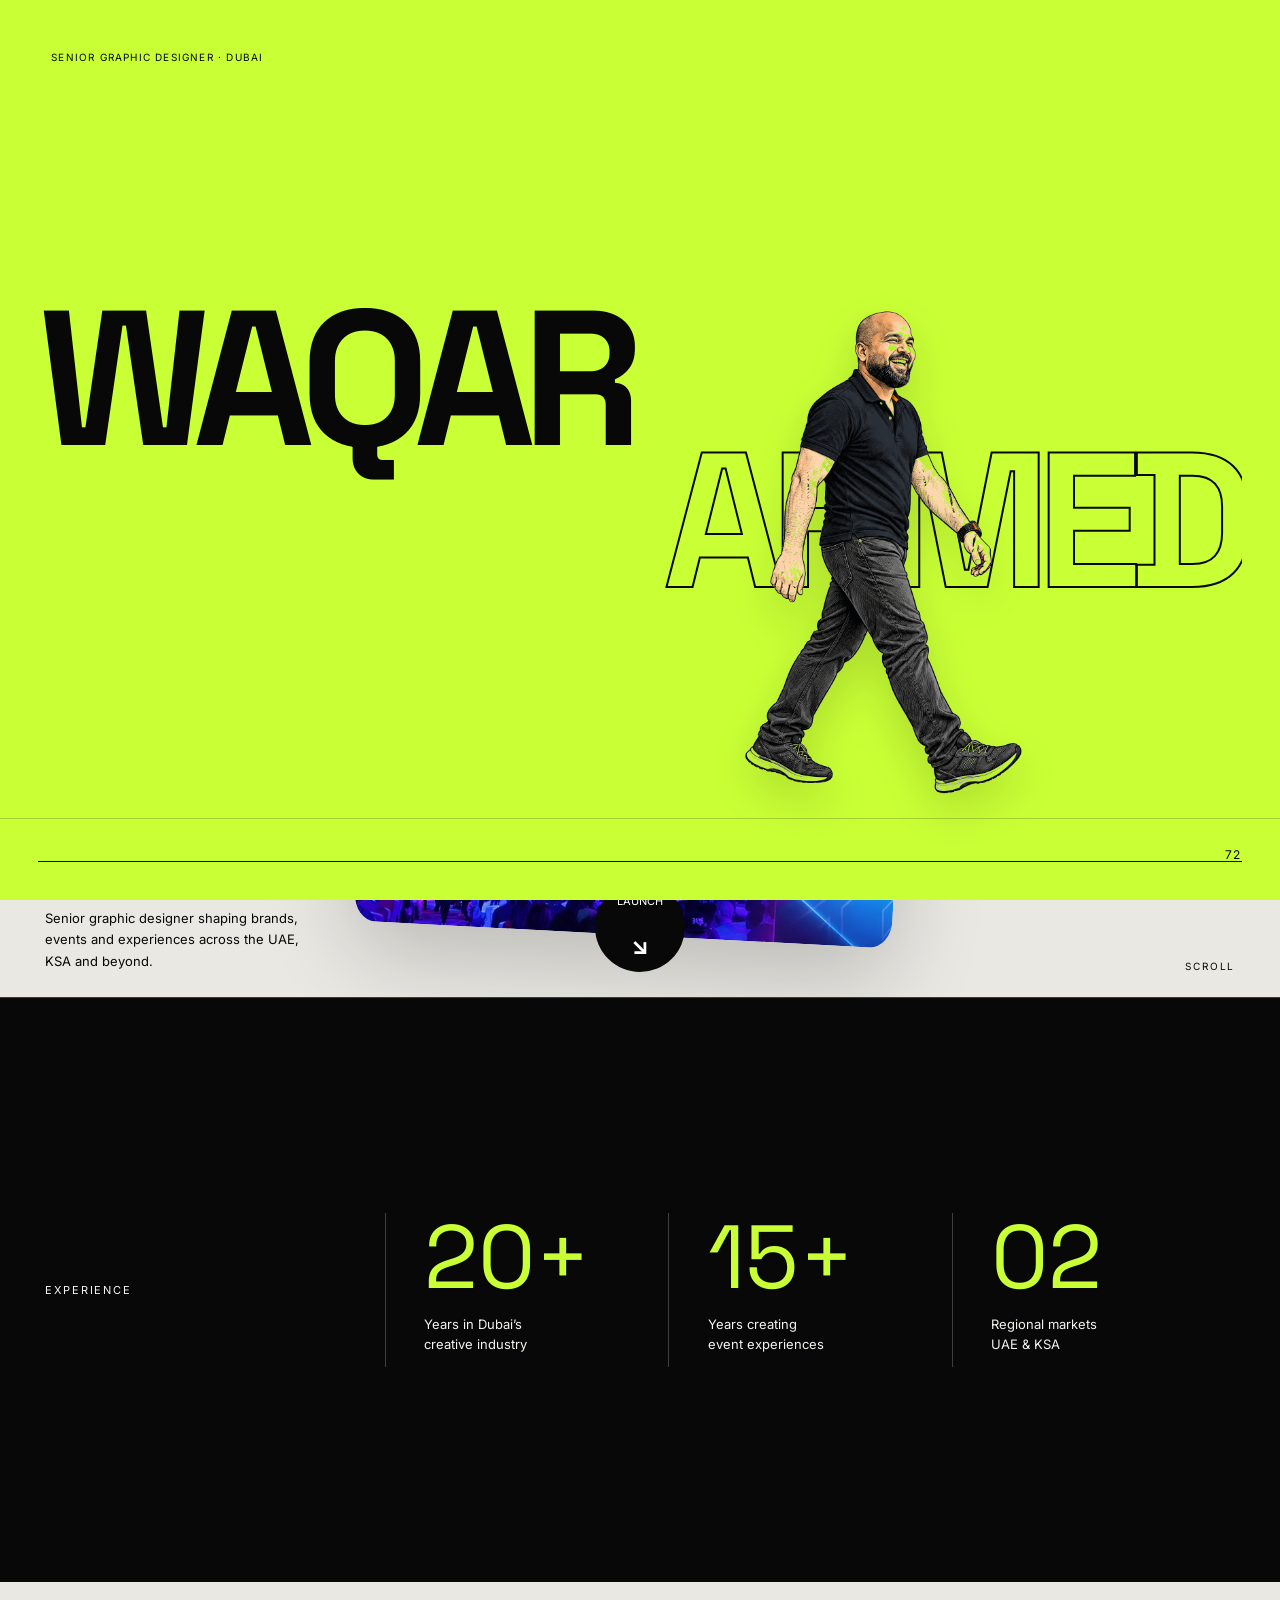
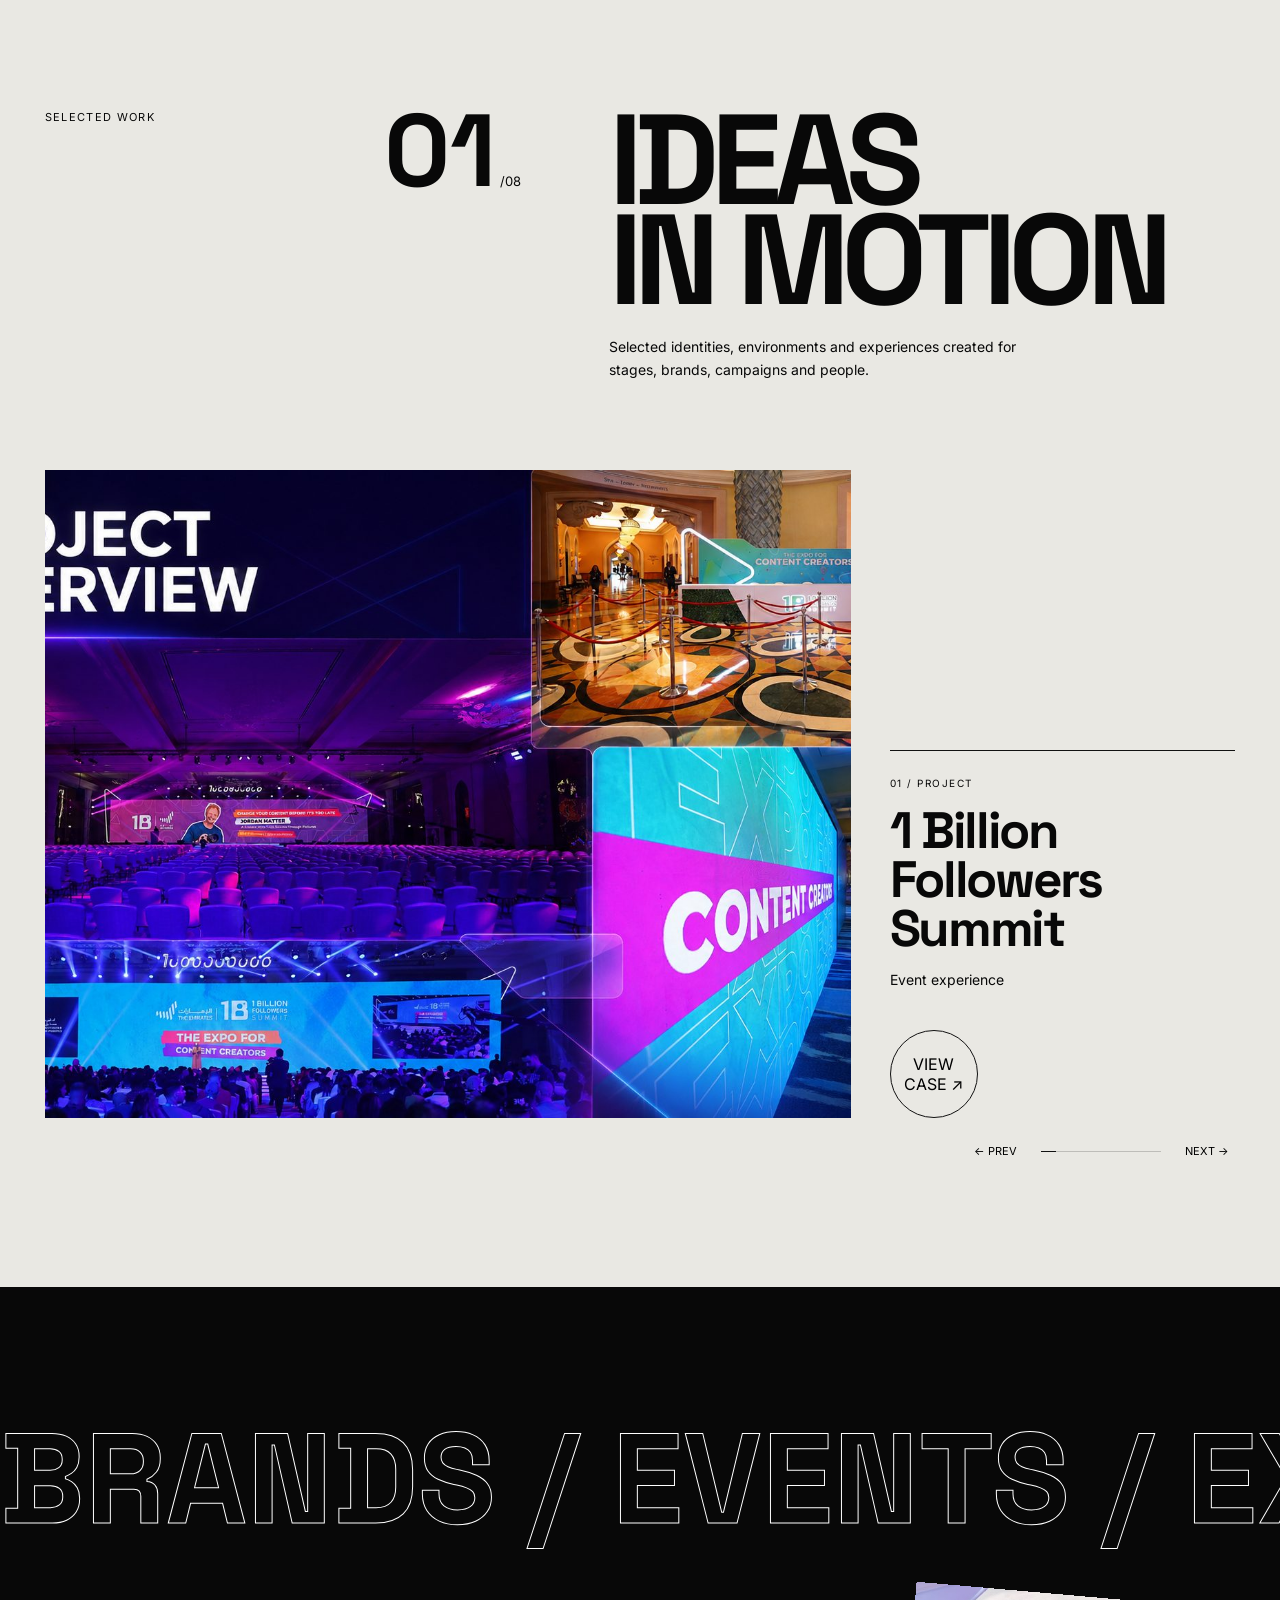
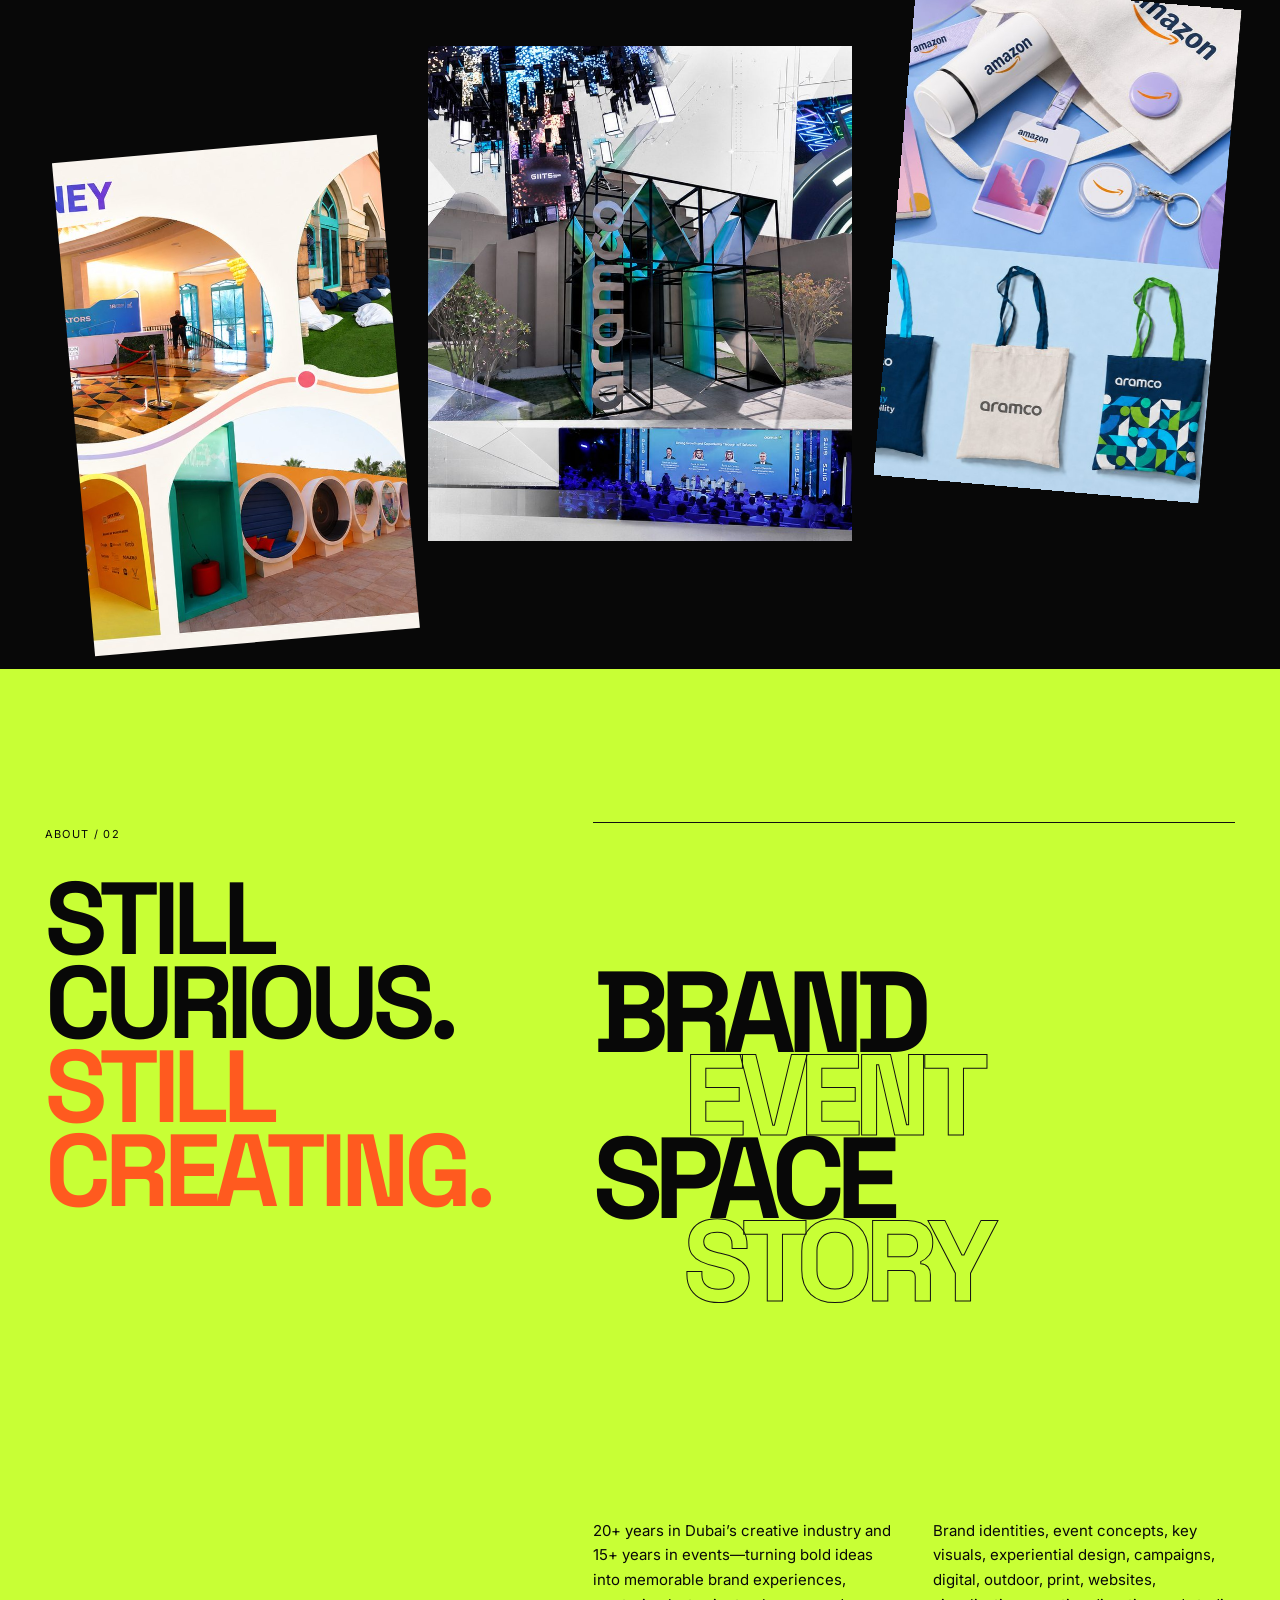
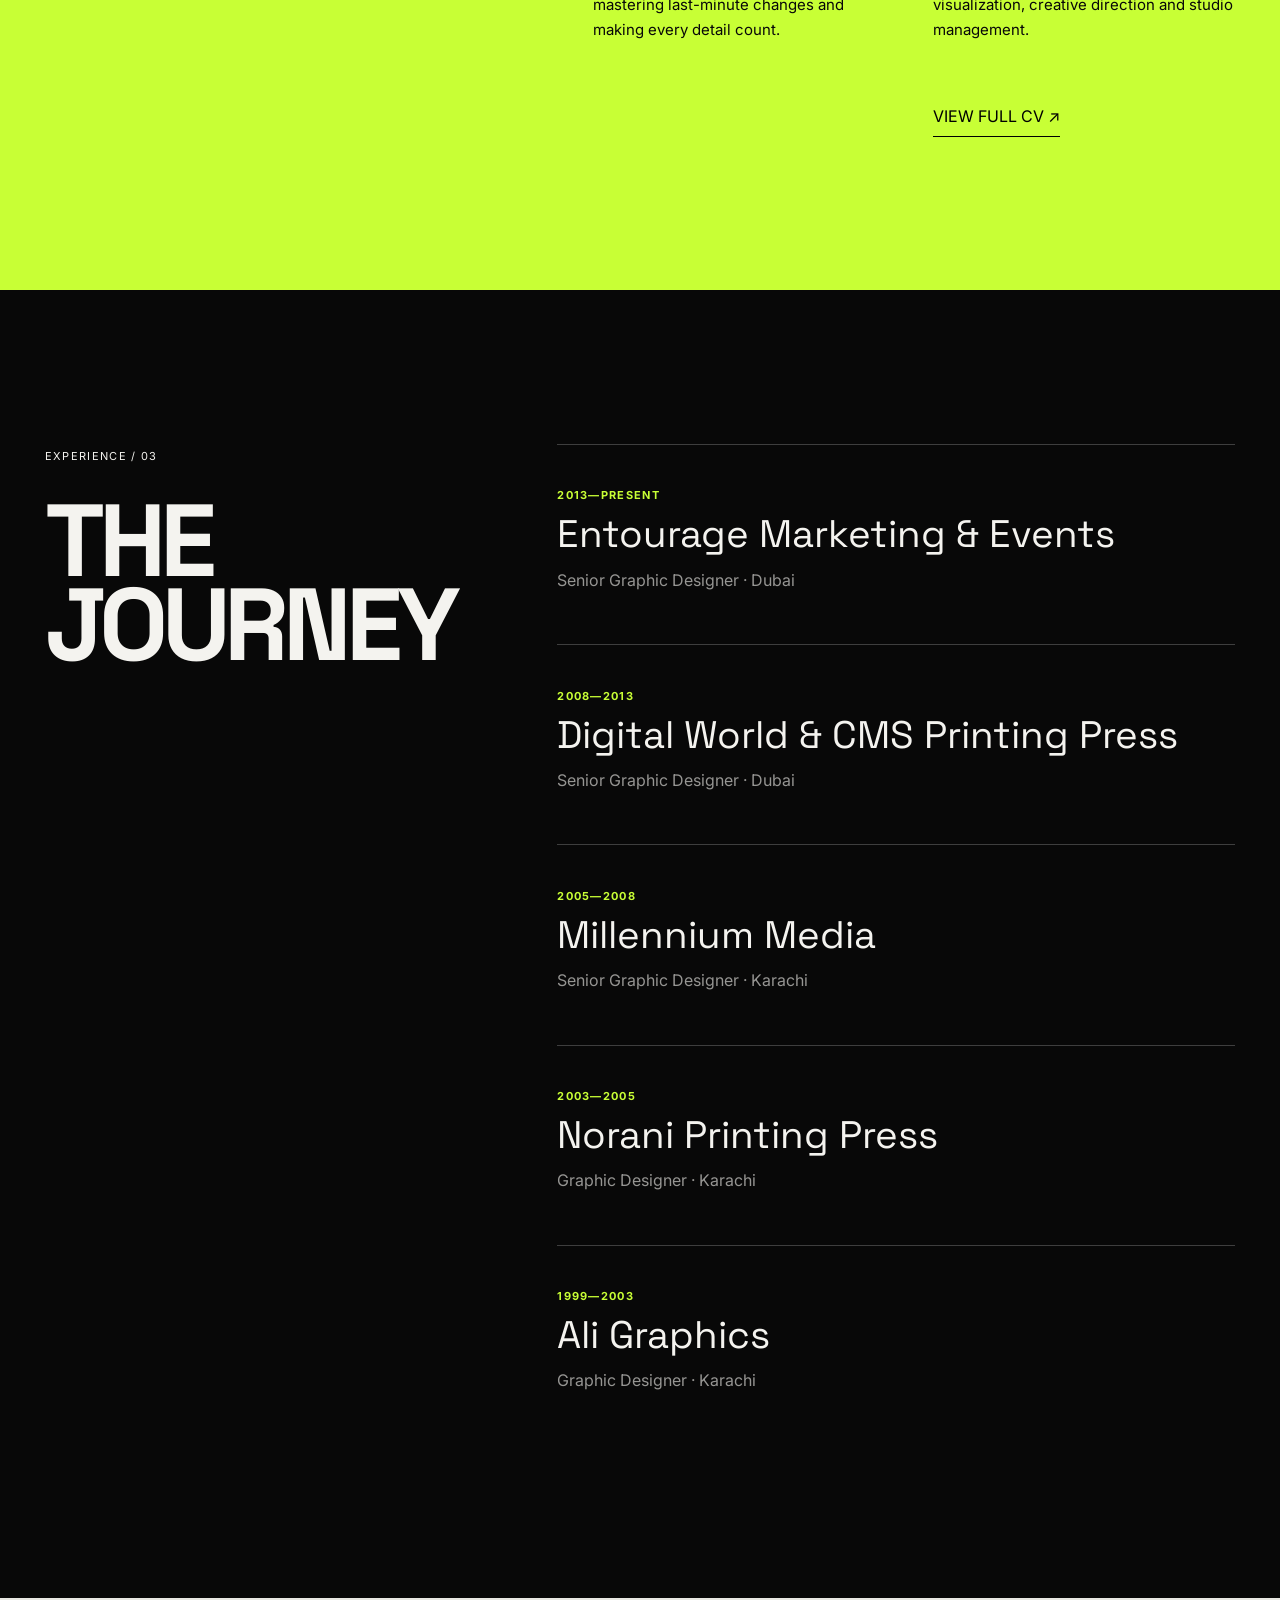
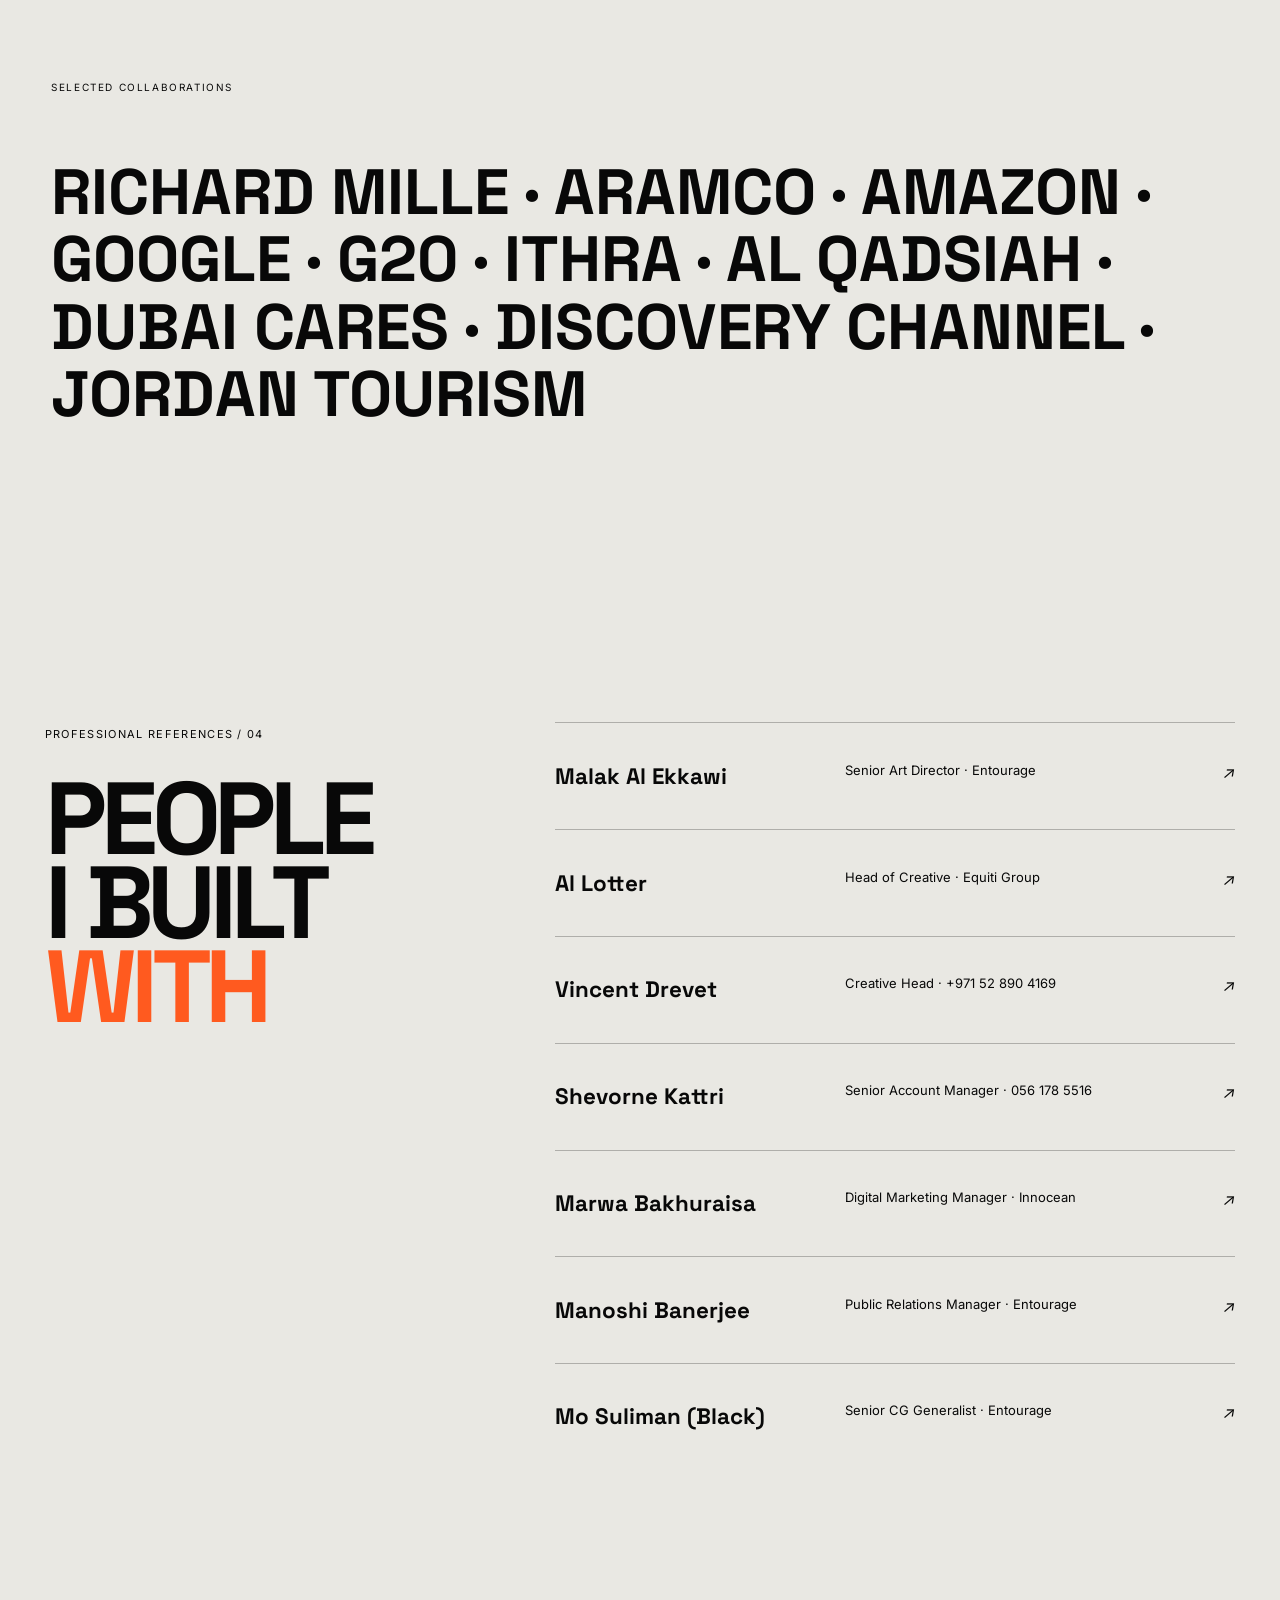
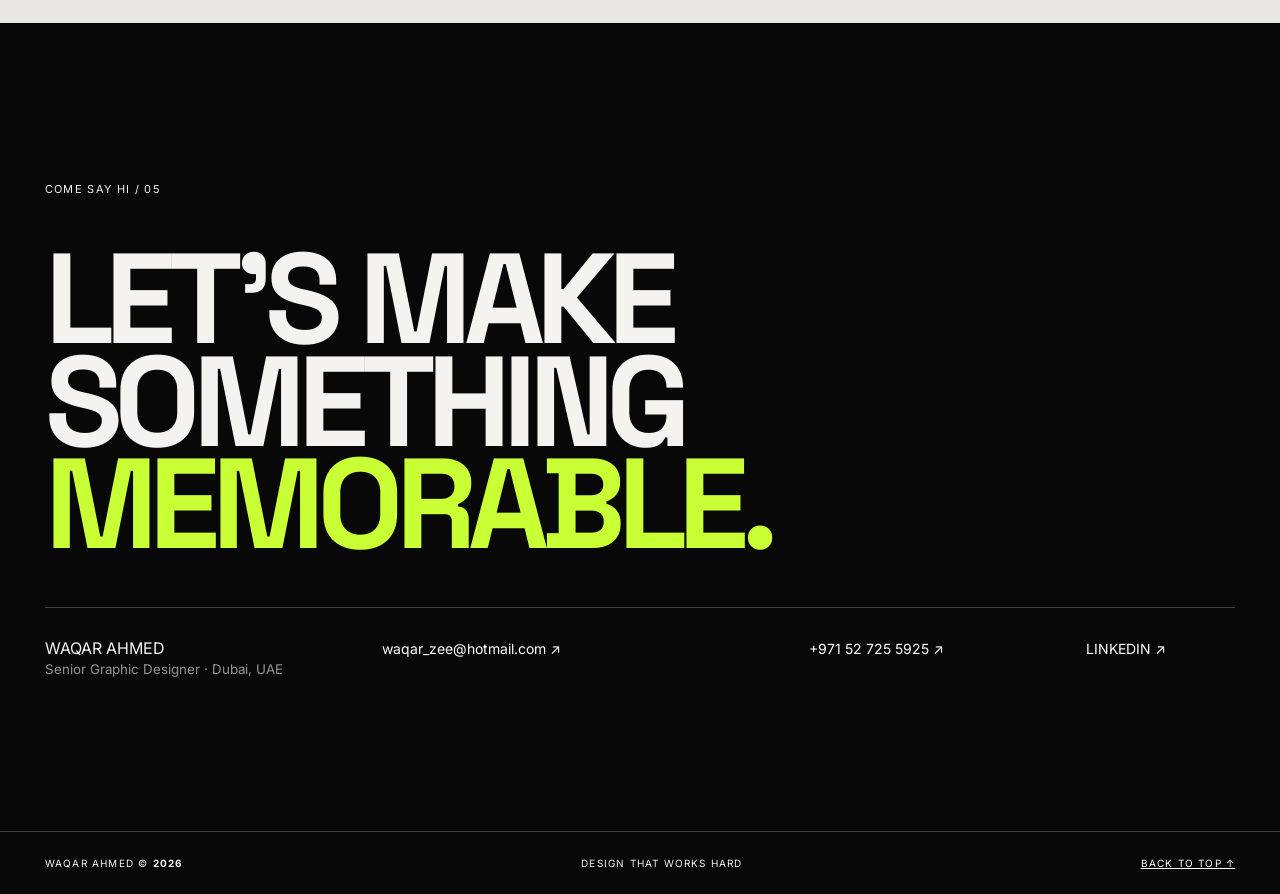
<file: index.html>
<!doctype html>
<html lang="en">
<head>
<meta charset="utf-8">
<meta name="viewport" content="width=device-width,initial-scale=1">
<title>Waqar Ahmed — Creative Designer</title>
<meta name="description" content="Dubai-based senior graphic designer Waqar Ahmed — brands, events and visual experiences.">
<link rel="preconnect" href="https://fonts.googleapis.com">
<link rel="preconnect" href="https://fonts.gstatic.com" crossorigin>
<link href="https://fonts.googleapis.com/css2?family=Inter:wght@400;500;600&family=Space+Grotesk:wght@500;600;700&display=swap" rel="stylesheet">
<link rel="stylesheet" href="styles.css">
</head>
<body class="loading">
<div class="loader">
<div class="intro-word"><span>WAQAR</span><span>AHMED</span></div>
<div class="walk-track"><i></i><img src="assets/images/waqar-walk-alpha.png" alt="Animated line-art Waqar Ahmed walking"></div>
<div class="intro-role">SENIOR GRAPHIC DESIGNER · DUBAI</div>
<div class="loader-count">00</div>
<div class="loader-bar">
<i>
</i>
</div>
</div>
<div class="progress">
</div>
<div class="cursor">
<span>VIEW</span>
</div>
<div class="noise">
</div>
<header>
<a class="logo" href="#top">
<img src="assets/images/waqar-portrait-v2.png" alt="Waqar Ahmed">
<span>WAQAR<br>
AHMED
</span>
</a>
<button class="menu-button">MENU <b>+</b>
</button>
<div class="header-status">
<i>
</i> WORKING GLOBALLY<br>DUBAI, UAE</div>
<a class="header-mail" href="mailto:waqar_zee@hotmail.com">FOR INQUIRIES<br>
<u>waqar_zee@hotmail.com</u>
</a>
</header>
<aside class="menu-panel">
<button class="menu-close">CLOSE ×</button>
<nav>
<a href="#work">WORK <sup>01</sup>
</a>
<a href="#about">ABOUT <sup>02</sup>
</a>
<button class="cv-open">CV <sup>03</sup>
</button>
<a href="#references">REFERENCES <sup>04</sup>
</a>
<a href="#contact">CONTACT <sup>05</sup>
</a>
</nav>
<div>
<span>WAQAR AHMED</span>
<span>SENIOR GRAPHIC DESIGNER</span>
<span>© <b class="year">
</b>
</span>
</div>
</aside>
<main id="top">
<section class="launch">
<div class="launch-meta">
<span>WAQAR AHMED</span>
<span>PORTFOLIO 2026</span>
<span>20+ YEARS / 15+ EVENTS</span>
</div>
<div class="launch-art">
<div class="orbit one">
</div>
<div class="orbit two">
</div>
<img class="line-art" src="assets/images/work-01.jpg" alt="1 Billion Followers Summit project">
<img class="portrait" src="assets/images/work-12.jpg" alt="Richard Mille Desert Polo project">
</div>
<h1>
<span>WAQAR</span>
<span>AHMED</span>
</h1>
<div class="launch-bottom">
<p>Senior graphic designer shaping brands, events and experiences across the UAE, KSA and beyond.</p>
<a href="#work">LAUNCH <b>↘</b>
</a>
<span>SCROLL</span>
</div>
</section>
<section class="recognition">
<span>EXPERIENCE</span>
<div>
<b>20+</b>
<p>Years in Dubai’s<br>creative industry</p>
</div>
<div>
<b>15+</b>
<p>Years creating<br>event experiences</p>
</div>
<div>
<b>02</b>
<p>Regional markets<br>UAE & KSA</p>
</div>
</section>
<section class="work" id="work">
<div class="work-heading">
<span>SELECTED WORK</span>
<div class="index">
<b id="active-index">01</b>
<i>/08</i>
</div>
<h2>IDEAS<br>IN MOTION</h2>
<p>Selected identities, environments and experiences created for stages, brands, campaigns and people.</p>
</div>
<div class="project-stage" id="project-stage">
</div>
<div class="project-nav">
<button id="prev">← PREV</button>
<div class="nav-line">
<i>
</i>
</div>
<button id="next">NEXT →</button>
</div>
</section>
<section class="reel">
<div class="reel-track">BRANDS / EVENTS / EXPERIENCES / VISUAL STORIES / BRANDS / EVENTS / EXPERIENCES / VISUAL STORIES /</div>
<div class="reel-images">
<img src="assets/images/work-03.jpg" alt="Event design">
<img src="assets/images/work-07.jpg" alt="Spatial branding">
<img src="assets/images/work-13.jpg" alt="Creative production">
</div>
</section>
<section class="about" id="about">
<div class="about-left">
<span>ABOUT / 02</span>
<h2>STILL<br>CURIOUS.<br>
<i>STILL<br>CREATING.</i>
</h2>
</div>
<div class="about-right">
<div class="about-manifesto" aria-hidden="true"><span>BRAND</span><span>EVENT</span><span>SPACE</span><span>STORY</span></div>
<div class="about-copy">
<p>20+ years in Dubai’s creative industry and 15+ years in events—turning bold ideas into memorable brand experiences, mastering last-minute changes and making every detail count.</p>
<p>Brand identities, event concepts, key visuals, experiential design, campaigns, digital, outdoor, print, websites, visualization, creative direction and studio management.</p>
<button class="cv-open">VIEW FULL CV ↗</button>
</div>
</div>
</section>
<section class="career">
<div class="section-title">
<span>EXPERIENCE / 03</span>
<h2>THE<br>JOURNEY</h2>
</div>
<div class="career-list">
<article>
<b>2013—PRESENT</b>
<h3>Entourage Marketing & Events</h3>
<p>Senior Graphic Designer · Dubai</p>
</article>
<article>
<b>2008—2013</b>
<h3>Digital World & CMS Printing Press</h3>
<p>Senior Graphic Designer · Dubai</p>
</article>
<article>
<b>2005—2008</b>
<h3>Millennium Media</h3>
<p>Senior Graphic Designer · Karachi</p>
</article>
<article>
<b>2003—2005</b>
<h3>Norani Printing Press</h3>
<p>Graphic Designer · Karachi</p>
</article>
<article>
<b>1999—2003</b>
<h3>Ali Graphics</h3>
<p>Graphic Designer · Karachi</p>
</article>
</div>
</section>
<section class="brands">
<span>SELECTED COLLABORATIONS</span>
<p>RICHARD MILLE · ARAMCO · AMAZON · GOOGLE · G20 · ITHRA · AL QADSIAH · DUBAI CARES · DISCOVERY CHANNEL · JORDAN TOURISM</p>
</section>
<section class="references" id="references">
<div class="section-title">
<span>PROFESSIONAL REFERENCES / 04</span>
<h2>PEOPLE<br>I BUILT<br>
<i>WITH</i>
</h2>
</div>
<div class="reference-list">
<a href="mailto:malakekkawi7@gmail.com">
<b>Malak Al Ekkawi</b>
<span>Senior Art Director · Entourage</span>
<i>↗</i>
</a>
<a href="mailto:Albert.lotter@equiti.com">
<b>Al Lotter</b>
<span>Head of Creative · Equiti Group</span>
<i>↗</i>
</a>
<a href="mailto:vincent.drevet@yahoo.fr">
<b>Vincent Drevet</b>
<span>Creative Head · +971 52 890 4169</span>
<i>↗</i>
</a>
<a href="mailto:Shevornekattri@icloud.com">
<b>Shevorne Kattri</b>
<span>Senior Account Manager · 056 178 5516</span>
<i>↗</i>
</a>
<a href="mailto:marwa.alibk@live.com">
<b>Marwa Bakhuraisa</b>
<span>Digital Marketing Manager · Innocean</span>
<i>↗</i>
</a>
<a href="mailto:manoshi22@gmail.com">
<b>Manoshi Banerjee</b>
<span>Public Relations Manager · Entourage</span>
<i>↗</i>
</a>
<a href="mailto:ariesblackdesign@outlook.com">
<b>Mo Suliman (Black)</b>
<span>Senior CG Generalist · Entourage</span>
<i>↗</i>
</a>
</div>
</section>
<section class="contact" id="contact">
<span>COME SAY HI / 05</span>
<h2>LET’S MAKE<br>SOMETHING<br>
<i>MEMORABLE.</i>
</h2>
<div class="contact-grid">
<p>WAQAR AHMED<br>
<small>Senior Graphic Designer · Dubai, UAE</small>
</p>
<a href="mailto:waqar_zee@hotmail.com">waqar_zee@hotmail.com ↗</a>
<a href="tel:+971527255925">+971 52 725 5925 ↗</a>
<a href="https://www.linkedin.com/in/waqar-ahmed-6b592ba" target="_blank" rel="noreferrer">LINKEDIN ↗</a>
</div>
</section>
</main>
<footer>
<span>WAQAR AHMED © <b class="year">
</b>
</span>
<span>DESIGN THAT WORKS HARD</span>
<a href="#top">BACK TO TOP ↑</a>
</footer>
<dialog id="project-dialog">
<button class="dialog-close">CLOSE ×</button>
<img alt="">
<div>
<strong>
</strong>
<small>
</small>
</div>
</dialog>
<dialog id="cv-dialog">
<button class="cv-close">CLOSE ×</button>
<img src="assets/images/waqar-cv.png" alt="Waqar Ahmed CV">
</dialog>
<script src="main.js">
</script>
</body>
</html>
</file>
<file: styles.css>
:root{--ink:#080808;--paper:#e9e8e3;--acid:#c8ff35;--orange:#ff5a1f;--line:rgba(255,255,255,.22)}
*{box-sizing:border-box}
html{scroll-behavior:smooth}
body{margin:0;background:var(--ink);color:#f4f3ef;font-family:'DM Sans',sans-serif;overflow-x:hidden}
button,a{font:inherit}
button{cursor:pointer}
.noise{position:fixed;inset:0;z-index:95;pointer-events:none;opacity:.045;background-image:url("data:image/svg+xml,%3Csvg viewBox='0 0 180 180' xmlns='http://www.w3.org/2000/svg'%3E%3Cfilter id='n'%3E%3CfeTurbulence type='fractalNoise' baseFrequency='.9' numOctaves='3'/%3E%3C/filter%3E%3Crect width='100%25' height='100%25' filter='url(%23n)'/%3E%3C/svg%3E")}
.progress{position:fixed;z-index:130;top:0;left:0;width:0;height:3px;background:var(--acid)}
.loader{position:fixed;z-index:200;inset:0;background:var(--acid);color:var(--ink);display:grid;place-items:center;transition:transform 1s cubic-bezier(.76,0,.24,1)}
.loader.done{transform:translateY(-105%)}
.intro-word{position:absolute;z-index:1;inset:50% 3vw auto;transform:translateY(-50%);font:clamp(4.5rem,15vw,15rem)/.68 'Syne',sans-serif;font-weight:800;letter-spacing:-.09em;overflow:hidden}.intro-word span{display:block;transform:translateY(115%);animation:nameRise 1s cubic-bezier(.16,1,.3,1) forwards}.intro-word span:last-child{text-align:right;color:transparent;-webkit-text-stroke:2px var(--ink);animation-delay:.18s}.walk-track{position:absolute;z-index:3;left:0;right:0;bottom:9vh;height:58vh;overflow:visible}.walk-track i{position:absolute;left:0;right:0;bottom:0;height:1px;background:#1113;transform:scaleX(0);transform-origin:left;animation:groundDraw 2.5s cubic-bezier(.16,1,.3,1) forwards}.walk-track img{position:absolute;bottom:0;left:-18vw;height:100%;width:auto;animation:walkAcross 3s cubic-bezier(.45,0,.2,1) forwards,walkBob .34s ease-in-out infinite alternate;filter:drop-shadow(0 20px 20px #0002)}.intro-role{position:absolute;top:4vw;left:4vw;font-size:10px;letter-spacing:.16em;opacity:0;animation:fadeIn .6s 1.2s forwards}
.loader-count{position:absolute;right:3vw;bottom:3vw;font-size:12px}
.loader-bar{position:absolute;left:3vw;right:3vw;bottom:3vw;height:1px;background:#1113}
.loader-bar i{display:block;height:100%;width:0;background:#111;animation:load 1.2s forwards}
@keyframes load{to{width:100%}}
@keyframes nameRise{to{transform:none}}@keyframes groundDraw{to{transform:scaleX(1)}}@keyframes walkAcross{0%{left:-18vw}72%{left:47vw}100%{left:55vw}}@keyframes walkBob{to{margin-bottom:7px;transform:rotate(.8deg)}}@keyframes fadeIn{to{opacity:1}}
}
header{position:fixed;z-index:100;inset:0 0 auto;display:grid;grid-template-columns:1fr auto 1fr;align-items:start;padding:25px 30px;mix-blend-mode:difference;color:#fff;pointer-events:none}
header>*{pointer-events:auto}
.logo{display:flex;gap:7px;color:inherit;text-decoration:none;font:1.15rem/.8 'Syne',sans-serif;font-weight:800}
.logo img{width:42px;height:42px;object-fit:cover;object-position:50% 18%;border-radius:50%;border:1px solid #fff;transition:.4s}
.logo:hover img{transform:rotate(8deg) scale(1.2)}
.logo i{font-style:normal;color:var(--acid)}
.menu-button{justify-self:center;color:inherit;background:none;border:0;font-size:12px;letter-spacing:.16em}
.menu-button b{font-size:18px}
.header-status{justify-self:end;font-size:10px;line-height:1.5;letter-spacing:.1em}
.header-status i{display:inline-block;width:6px;height:6px;background:var(--acid);border-radius:50%;margin-right:7px;box-shadow:0 0 12px var(--acid)}
.header-mail{position:fixed;right:30px;bottom:25px;color:inherit;text-decoration:none;text-align:right;font-size:10px;line-height:1.6;letter-spacing:.08em}
.menu-panel{position:fixed;z-index:150;inset:0;background:var(--acid);color:var(--ink);padding:4vw;transform:translateY(-105%);transition:transform .9s cubic-bezier(.76,0,.24,1)}
.menu-panel.open{transform:none}
.menu-close{position:absolute;right:4vw;top:4vw;border:0;background:none}
.menu-panel nav{display:flex;flex-direction:column;width:max-content}
.menu-panel nav a,.menu-panel nav button{font:clamp(3.8rem,9vw,9rem)/.9 'Syne',sans-serif;font-weight:800;letter-spacing:-.07em;color:inherit;text-decoration:none;background:none;border:0;text-align:left}
.menu-panel nav sup{font:12px 'DM Sans';vertical-align:top;margin-left:10px}
.menu-panel>div{position:absolute;left:4vw;right:4vw;bottom:3vw;display:flex;justify-content:space-between;font-size:11px}
.launch{position:relative;min-height:100svh;background:var(--paper);color:var(--ink);overflow:hidden}
.launch-meta{position:absolute;z-index:4;top:100px;left:30px;right:30px;display:flex;justify-content:space-between;font-size:10px;letter-spacing:.15em}
.launch-art{position:absolute;z-index:2;left:50%;top:49%;width:min(42vw,620px);height:76vh;transform:translate(-50%,-50%)}
.launch-art .line-art,.launch-art .portrait{position:absolute;width:100%;height:100%;object-fit:cover;border-radius:50% 50% 4% 4%;transition:opacity .7s,transform 1.2s cubic-bezier(.16,1,.3,1);box-shadow:0 30px 90px #0003}
.launch-art .line-art{z-index:2}
.launch-art .portrait{z-index:1;opacity:0;transform:scale(.82) rotate(-5deg)}
.launch-art:hover .line-art{opacity:0;transform:scale(1.15) rotate(3deg)}
.launch-art:hover .portrait{opacity:1;transform:scale(1)}
.orbit{position:absolute;border:1px solid #1115;border-radius:50%;left:50%;top:50%;transform:translate(-50%,-50%);animation:pulse 6s ease-in-out infinite}
.orbit.one{width:80%;aspect-ratio:1}
.orbit.two{width:110%;aspect-ratio:1;animation-delay:-3s}
@keyframes pulse{50%{border-radius:42% 58% 55% 45%;transform:translate(-50%,-50%) rotate(8deg) scale(1.05)}
}
.launch h1{position:absolute;z-index:3;left:2vw;right:2vw;top:50%;transform:translateY(-50%);margin:0;font:clamp(5.5rem,16vw,16rem)/.65 'Syne',sans-serif;font-weight:800;letter-spacing:-.095em;pointer-events:none}
.launch h1 span{display:block}
.launch h1 span:last-child{text-align:right;color:transparent;-webkit-text-stroke:2px var(--ink)}
.launch-bottom{position:absolute;z-index:4;left:30px;right:30px;bottom:25px;display:grid;grid-template-columns:1fr auto 1fr;align-items:end}
.launch-bottom p{width:280px;margin:0;font-size:13px;line-height:1.45}
.launch-bottom a{display:grid;place-items:center;width:90px;height:90px;border-radius:50%;background:var(--ink);color:white;text-decoration:none;font-size:11px}
.launch-bottom a b{font-size:24px}
.launch-bottom>span{text-align:right;font-size:10px;letter-spacing:.18em}
.recognition{min-height:65vh;display:grid;grid-template-columns:1.2fr repeat(3,1fr);align-items:center;padding:8vw 4vw;border-top:1px solid var(--line)}
.recognition>span{font-size:11px;letter-spacing:.16em}
.recognition div{border-left:1px solid var(--line);padding-left:3vw}
.recognition b{font:clamp(4rem,7vw,8rem)/1 'Syne';color:var(--acid)}
.recognition p{font-size:13px;line-height:1.5}
.work{min-height:110vh;background:var(--paper);color:var(--ink);padding:10vw 4vw}
.work-heading{display:grid;grid-template-columns:.65fr .35fr 1fr;align-items:start}
.work-heading>span{font-size:11px;letter-spacing:.16em}
.index b{font:clamp(4rem,8vw,8rem)/.8 'Syne';font-weight:800}
.index i{font-style:normal;font-size:13px}
.work-heading h2{font:clamp(4.5rem,10vw,10rem)/.74 'Syne';font-weight:800;letter-spacing:-.08em;margin:0}
.work-heading p{grid-column:3;margin:25px 0 0;width:70%;font-size:14px;line-height:1.5}
.project-stage{position:relative;height:72vh;margin-top:7vw}
.project{position:absolute;inset:0;display:grid;grid-template-columns:1.4fr .6fr;gap:3vw;opacity:0;pointer-events:none;transform:translateX(10%) scale(.94);transition:opacity .8s,transform 1s cubic-bezier(.16,1,.3,1)}
.project.active{opacity:1;pointer-events:auto;transform:none}
.project figure{margin:0;height:100%;overflow:hidden}
.project img{width:100%;height:100%;object-fit:cover;transform:scale(1.08);transition:transform 1.5s cubic-bezier(.16,1,.3,1)}
.project.active img{transform:scale(1)}
.project-copy{align-self:end;border-top:1px solid #111;padding-top:20px}
.project-copy span{font-size:10px;letter-spacing:.15em}
.project-copy h3{font:clamp(2rem,4vw,4.5rem)/.92 'Syne';font-weight:800;letter-spacing:-.05em;margin:15px 0}
.project-copy p{font-size:14px}
.project-copy button{margin-top:25px;width:88px;height:88px;border-radius:50%;border:1px solid #111;background:none}
.project-nav{display:flex;justify-content:flex-end;align-items:center;gap:18px;margin-top:25px}
.project-nav button{border:0;background:none;font-size:11px}
.nav-line{width:120px;height:1px;background:#1113}
.nav-line i{display:block;width:12.5%;height:100%;background:#111;transition:transform .6s}
.reel{overflow:hidden;padding:10vw 0}
.reel-track{font:clamp(4rem,10vw,10rem)/1 'Syne';font-weight:800;white-space:nowrap;color:transparent;-webkit-text-stroke:1px white;animation:marquee 24s linear infinite}
@keyframes marquee{to{transform:translateX(-50%)}
}
.reel-images{display:grid;grid-template-columns:1fr 1.3fr 1fr;gap:3vw;align-items:center;padding:8vw 5vw 0}
.reel-images img{width:100%;height:55vh;object-fit:cover}
.reel-images img:nth-child(1){transform:rotate(-5deg) translateY(8vw)}
.reel-images img:nth-child(3){transform:rotate(5deg) translateY(-4vw)}
.about,.career,.references{padding:12vw 4vw;display:grid;grid-template-columns:.75fr 1.25fr;gap:8vw}
.about{background:var(--acid);color:var(--ink)}
.about-left>span,.section-title>span{font-size:11px;letter-spacing:.16em}
.about h2,.section-title h2{font:clamp(4rem,8vw,8rem)/.78 'Syne';font-weight:800;letter-spacing:-.075em;margin:35px 0}
.about h2 i,.section-title h2 i{font-style:normal;color:var(--orange)}
.about-manifesto{height:70vh;display:flex;flex-direction:column;justify-content:center;overflow:hidden;border-top:1px solid #111}.about-manifesto span{font:clamp(4rem,9vw,9rem)/.72 'Syne';font-weight:800;letter-spacing:-.08em;transition:transform .65s cubic-bezier(.16,1,.3,1)}.about-manifesto span:nth-child(even){color:transparent;-webkit-text-stroke:1px #111;transform:translateX(14%)}.about-manifesto:hover span:nth-child(odd){transform:translateX(10%)}.about-manifesto:hover span:nth-child(even){transform:translateX(0)}
.about-copy{display:grid;grid-template-columns:1fr 1fr;gap:3vw;margin-top:4vw}
.about-copy p{font-size:15px;line-height:1.6}
.about-copy button{grid-column:2;width:max-content;border:0;border-bottom:1px solid;background:none;padding:10px 0}
.section-title{position:sticky;top:15vh;align-self:start}
.career-list article,.reference-list a{padding:3vw 0;border-top:1px solid var(--line)}
.career-list b{font-size:11px;color:var(--acid);letter-spacing:.12em}
.career-list h3{font:clamp(1.7rem,3vw,3.5rem)/1 'Syne';margin:12px 0}
.career-list p{opacity:.6}
.brands{background:var(--paper);color:var(--ink);padding:6vw 4vw}
.brands span{font-size:10px;letter-spacing:.16em}
.brands p{font:clamp(2rem,5vw,6rem)/1.05 'Syne';font-weight:700}
.references{background:var(--paper);color:var(--ink)}
.reference-list a{display:grid;grid-template-columns:.9fr 1.2fr auto;gap:2vw;color:inherit;text-decoration:none;border-color:#1114;position:relative;overflow:hidden}
.reference-list a:before{content:"";position:absolute;inset:0;background:var(--acid);transform:translateX(-102%);transition:.5s}
.reference-list a:hover:before{transform:none}
.reference-list a>*{position:relative;z-index:1}
.reference-list b{font:1.4rem 'Syne';font-weight:700}
.reference-list span{font-size:13px}
.contact{padding:12vw 4vw}
.contact>span{font-size:11px;letter-spacing:.16em}
.contact h2{font:clamp(4.5rem,10vw,11rem)/.76 'Syne';font-weight:800;letter-spacing:-.08em;margin:4vw 0}
.contact h2 i{font-style:normal;color:var(--acid)}
.contact-grid{border-top:1px solid var(--line);padding-top:30px;display:grid;grid-template-columns:1fr 1.3fr .8fr .5fr;gap:3vw;align-items:center}
.contact-grid p{margin:0}
.contact-grid small{opacity:.6}
.contact-grid a{color:white;text-decoration:none;font-size:14px}
footer{padding:25px 4vw;border-top:1px solid var(--line);display:flex;justify-content:space-between;font-size:10px;letter-spacing:.12em}
footer a{color:white}
.cursor{position:fixed;z-index:140;width:80px;height:80px;border-radius:50%;background:var(--acid);color:#111;display:grid;place-items:center;pointer-events:none;transform:translate(-50%,-50%) scale(0);transition:transform .25s}
.cursor.show{transform:translate(-50%,-50%) scale(1)}
.cursor span{font-size:10px}
dialog{border:0;padding:0;background:#080808;color:white;max-width:none;max-height:none;width:100vw;height:100vh}
dialog::backdrop{background:#000}
.dialog-close,.cv-close{position:fixed;z-index:2;right:25px;top:25px;background:var(--acid);border:0;padding:12px}
.dialog-close+img{width:100%;height:82%;object-fit:contain}
.dialog-close~div{text-align:center}
.dialog-close~div strong{display:block;font:2rem 'Syne'}
.cv-close+img{display:block;max-width:1103px;width:100%;margin:auto}
.cv-dialog{overflow:auto}
@media(max-width:800px){header{grid-template-columns:1fr auto;padding:18px}
.header-status,.header-mail{display:none}
.launch-meta{top:78px;left:18px;right:18px}
.launch-meta span:nth-child(2){display:none}
.launch-art{width:86vw;height:62vh;top:46%}
.launch h1{left:4vw;right:4vw;font-size:21vw;top:54%}
.launch h1 span:last-child{-webkit-text-stroke:1px}
.launch-bottom{left:18px;right:18px}
.launch-bottom p{width:180px}
.launch-bottom a{width:68px;height:68px}
.recognition{grid-template-columns:1fr;padding:25vw 6vw;gap:50px}
.recognition div{padding-left:0;border-left:0;border-top:1px solid var(--line);padding-top:25px}
.work{padding:25vw 6vw}
.work-heading{grid-template-columns:1fr auto}
.work-heading h2{grid-column:1/3;font-size:19vw;margin-top:40px}
.work-heading p{grid-column:1/3;width:100%}
.project-stage{height:72vh}
.project{grid-template-columns:1fr}
.project figure{height:48vh}
.reel-images{grid-template-columns:1fr}
.reel-images img{height:50vh}
.reel-images img:nth-child(n){transform:none}
.about,.career,.references{grid-template-columns:1fr;padding:25vw 6vw}
.about-manifesto{height:50vh}
.about-copy{grid-template-columns:1fr}
.about-copy button{grid-column:1}
.section-title{position:relative;top:auto}
.career-list article{padding:32px 0}
.reference-list a{grid-template-columns:1fr auto}
.reference-list span{grid-column:1/3}
.contact{padding:25vw 6vw}
.contact-grid{grid-template-columns:1fr;gap:26px}
.menu-panel nav a,.menu-panel nav button{font-size:14vw}
.cursor{display:none}
footer{flex-direction:column;gap:14px}
}

@media(prefers-reduced-motion:reduce){*{animation:none!important;scroll-behavior:auto!important}
.loader{display:none}
}
body{font-family:'Inter',Arial,sans-serif}.logo{gap:11px;font-family:'Space Grotesk',sans-serif;font-size:1rem;font-weight:700;line-height:.9;letter-spacing:-.035em}.logo img{width:44px;height:44px}.menu-panel nav a,.menu-panel nav button,.intro-word,.launch h1,.recognition b,.work-heading h2,.index b,.project-copy h3,.reel-track,.about h2,.section-title h2,.career-list h3,.reference-list b,.contact h2{font-family:'Space Grotesk',sans-serif}.intro-word{line-height:.74;letter-spacing:-.075em}.loader-count,.intro-role,.launch-meta,.header-status,.header-mail,.work-heading>span,.about-left>span,.section-title>span,.contact>span{letter-spacing:.12em}.launch h1{left:3.5vw;right:3.5vw;line-height:.7;letter-spacing:-.075em}.launch h1 span:last-child{-webkit-text-stroke:1.5px var(--ink)}.launch-bottom,.launch-meta{left:3.5vw;right:3.5vw}.recognition{padding-left:3.5vw;padding-right:3.5vw}.work,.about,.career,.references,.contact{padding-left:3.5vw;padding-right:3.5vw}.work-heading{grid-template-columns:.55fr .35fr 1.1fr;column-gap:2vw}.work-heading h2{line-height:.78;letter-spacing:-.065em}.project-copy h3{line-height:.96;letter-spacing:-.045em}.about h2,.section-title h2{line-height:.82;letter-spacing:-.06em}.about-copy p,.work-heading p,.launch-bottom p,.project-copy p{line-height:1.65}.contact h2{line-height:.8;letter-spacing:-.065em}.contact-grid{align-items:start}.contact-grid a{line-height:1.5}.menu-panel nav a,.menu-panel nav button{letter-spacing:-.06em}.menu-panel>div{align-items:end}footer{padding-left:3.5vw;padding-right:3.5vw}
@media(max-width:800px){header{padding:18px}.logo{font-size:.92rem}.logo img{width:40px;height:40px}.intro-word{left:5vw;right:5vw}.launch h1{left:5vw;right:5vw;line-height:.74;letter-spacing:-.07em}.launch-meta,.launch-bottom{left:5vw;right:5vw}.work,.about,.career,.references,.contact{padding-left:5vw;padding-right:5vw}.work-heading{grid-template-columns:1fr auto}.contact-grid{align-items:start}}
.about-manifesto span,.brands p,.dialog-close~div strong{font-family:'Space Grotesk',sans-serif}
</file>
